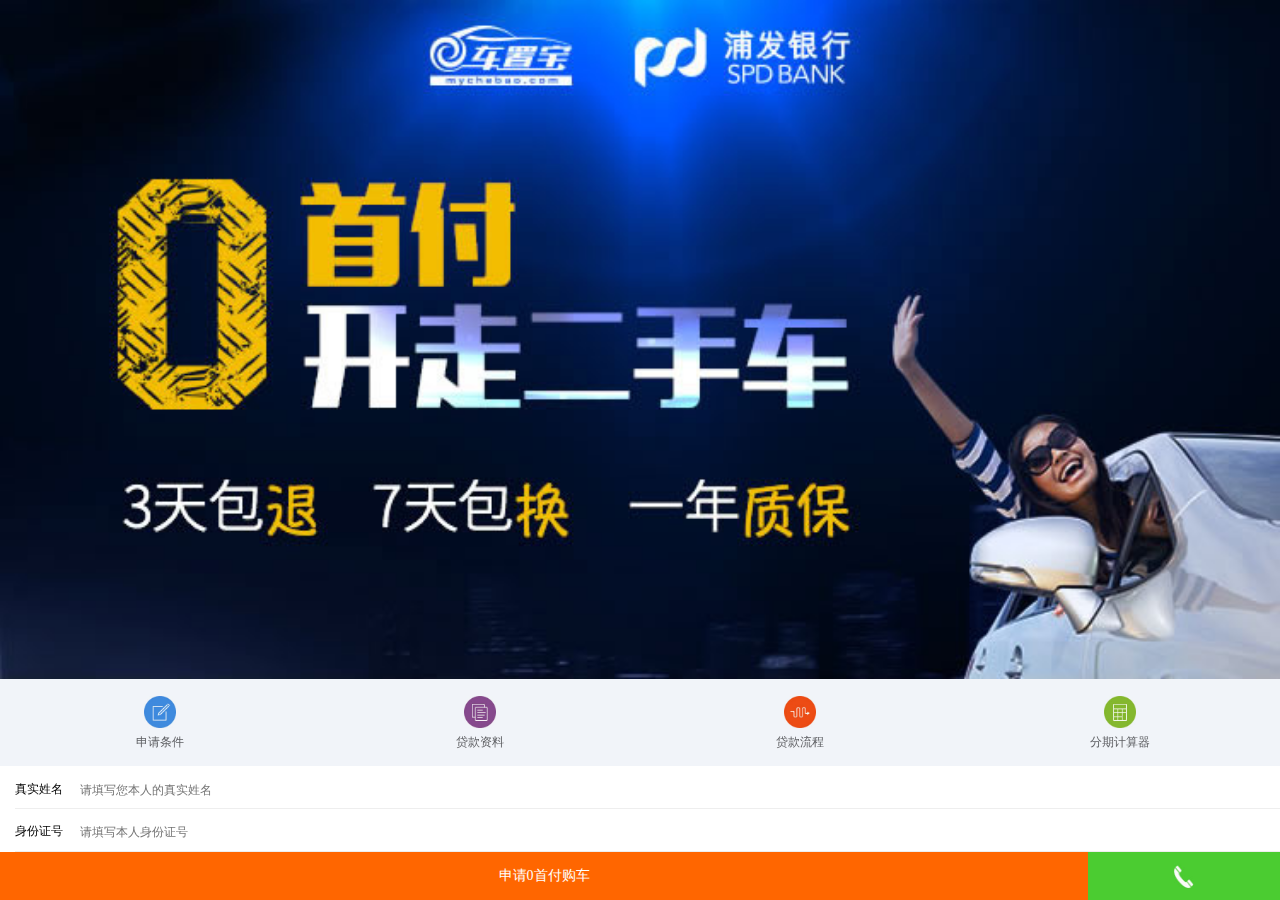
<file: index.html>
<!DOCTYPE html>
<html>
	<head>
		<meta charset="UTF-8">
		<meta http-equiv="X-UA-Compatible" content="IE=edge,chrome=1">
	 	<meta name="viewport" content="width=device-width,initial-scale=1.0">
	 	<meta name="apple-mobile-web-app-capable" content="yes">
	 	<meta name="apple-mobile-web-app-status-bar-style" content="black">
		<title>0首付购物</title>
		<link rel="stylesheet" href="css/mui/mui.picker.css" />
		<link rel="stylesheet" href="css/mui/mui.poppicker.css" />
		<link rel="stylesheet" href="css/reset.css" />
		<link rel="stylesheet" href="css/swiper.css" />		
		<link rel="stylesheet" href="css/weui.css" />
		<link rel="stylesheet" href="css/style.css" />

	</head>
	<body>
		<div class="container">
			<div class="main">
				<div>
					<div class="swiper-container" id="banner">
						<div class="swiper-wrapper">
						    <div class="swiper-slide"><img src="img/1.jpg"></div>
						    <div class="swiper-slide"><img src="img/1.jpg"></div>
						    <div class="swiper-slide"><img src="img/1.jpg"></div>
						</div>	 
					</div>
					
					<div class="weui_tabbar">
				        <a href="eligibleFor.html" class="weui_tabbar_item weui_bar_item_on">
				            <div class="weui_tabbar_icon">
				                <img src="./img/21.jpg" alt="">
				            </div>
				            <p class="weui_tabbar_label">申请条件</p>
				        </a>
				        <a href="javascript:;" class="weui_tabbar_item">
				            <div class="weui_tabbar_icon"> 
				                <img src="./img/22.jpg" alt="">
				            </div>
				            <p class="weui_tabbar_label">贷款资料</p>
				        </a>
				        <a href="oxidise.html" class="weui_tabbar_item">
				            <div class="weui_tabbar_icon">
				                <img src="./img/23.jpg" alt="">
				            </div>
				            <p class="weui_tabbar_label">贷款流程</p>
				        </a>
				        <a href="javascript:;" class="weui_tabbar_item">
				            <div class="weui_tabbar_icon">
				                <img src="./img/24.jpg" alt="">
				            </div>
				            <p class="weui_tabbar_label">分期计算器</p>
				        </a>
				    </div>
				    
				    <div class="weui_cell weui_cell_form">
				    	<form action="#" method="get" id="myForm">
					  
				        	<div class="weui_cell">
				            	<div class="weui_cell_hd">
					            	<label class="weui_label">真实姓名</label>
					            </div>
					            <div class="weui_cell_bd weui_cell_primary">
					                <input class="weui_input" type="text" pattern="[0-9]*" placeholder="请填写您本人的真实姓名" data-required="true" data-descriptions="username">
					            </div>
					        </div>
					        <div class="weui_cell">
					            <div class="weui_cell_hd">
					            	<label class="weui_label">身份证号</label>
					            </div>
					            <div class="weui_cell_bd weui_cell_primary">
					                <input class="weui_input" type="text" pattern="[0-9]*" placeholder="请填写本人身份证号">
					            </div>
					        </div>
					        <div class="weui_cell">
					            <div class="weui_cell_hd">
					            	<label class="weui_label">社保卡号</label>
					            </div>
					            <div class="weui_cell_bd weui_cell_primary">
					                <input class="weui_input" type="text" pattern="[0-9]*" placeholder="社保卡条形码下方12位编码">
					            </div>
					        </div>
					        <div class="weui_cell">
					            <div class="weui_cell_hd">
					            	<label class="weui_label">手机号码</label></div>
					            <div class="weui_cell_bd weui_cell_primary">
					                <input class="weui_input" type="text" pattern="[0-9]*" placeholder="请填写本人手机号码">
					            </div>
					        </div>
							<div class="weui_cell">
					            <div class="weui_cell_hd">
					            	<label class="weui_label">手机号码</label></div>
					            <div class="weui_cell_bd weui_cell_primary">
					                <input class="weui_input" type="text" pattern="[0-9]*" placeholder="请填写本人手机号码">
					            </div>
					        </div>
					        <div class="weui_cells">
						       <div class="weui_cell weui_cell_select">
						            <div class="weui_cell_bd weui_cell_primary">
						                <select class="weui_select" name="select1">
						                    <option selected="" value="1">最高学历</option>
						                    <option value="2">QQ号</option>
						                    <option value="3">Email</option>
						                </select>
						            </div>
						        </div>
						        <div class="weui_cell weui_cell_select">
						            <div class="weui_cell_bd weui_cell_primary">
						                <select class="weui_select" name="select1">
						                    <option selected="" value="1">税后月薪</option>
						                    <option value="2">QQ号</option>
						                    <option value="3">Email</option>
						                </select>
						            </div>
						        </div>
						    </div>
						    <div class="weui_cell">
					            <div class="weui_cell_hd">
					            	<label class="weui_label">单位全称</label></div>
					            <div class="weui_cell_bd weui_cell_primary">
					                <input class="weui_input" type="text" pattern="[0-9]*" placeholder="请填写工作单位名称">
					            </div>
					        </div>
							<div class="weui_cell">
					            <div class="weui_cell_hd">
					            	<label class="weui_label">单位座机</label></div>
					            <div class="weui_cell_bd weui_cell_primary">
					                <input class="weui_input" type="text" pattern="[0-9]*" placeholder="请填写单位座机号">
					            </div>
					        </div>		
					        
					        
					        <div class="weui_cell weui_pa">
					            <div class="weui_cell_hd">
					            	<label class="weui_label weui_chang">近24个月内是否有逾期记录？</label>
					            </div>
					            <div class="weui_cells weui_cells_checkbox">
							        <label class="weui_cell weui_check_label  weui_check_have" for="s11">
							            <div class="weui_cell_hd">
							                <input type="radio" class="weui_check" name="checkbox1" id="s11" checked="checked">
							                <i class="weui_icon_checked"></i>
							            </div>
							            <div class="weui_cell_bd weui_cell_primary">
							                <p>有</p>
							            </div>
							        </label>
							        <label class="weui_cell weui_check_label  weui_check_have" for="s12">
							            <div class="weui_cell_hd">
							                <input type="radio" name="checkbox1" class="weui_check" id="s12">
							                <i class="weui_icon_checked"></i>
							            </div>
							            <div class="weui_cell_bd weui_cell_primary">
							                <p>无</p>
							            </div>
							        </label>
							    </div>
					  
					        </div>
					        </form>
				        </div>
				        <div class="weuiRight">
				        	<p>您的联系方式将被严密保密</p>
				        </div>
		        </div>
			</div>
			
			
			<footer class="footer">
				<button class="applyBtn" form="myForm">申请0首付购车</button><button class="callBtn"></button>
			</footer>
			
			
			
		</div>
		
		<script src="js/swiper.js"></script>
		<script src="js/iscroll5.js"></script>
		<script src="js/mui/mui.min.js"></script>
		<script src="js/mui/mui.picker.js"></script>
		<script src="js/mui/mui.poppicker.js"></script>
		<script src="bulid/sea.js"></script>
		<script>
			seajs.config({
			  base: "./static/js",
			  alias: {
			    "jquery": "../../../bulid/jquery/1.10.1"
			  }
			});
			(function($, doc) {
				$.init();
				$.ready(function() {
					//普通示例
					var userPicker = new $.PopPicker();
					userPicker.setData([{
						value: 'ywj',
						text: '最高学历'
					}, {
						value: 'aaa',
						text: 'QQ号'
					}, {
						value: 'lj',
						text: 'email'
					}]);
					var showUserPickerButton = doc.getElementById('select_qic');
					var userResult = doc.getElementById('userResult');
					showUserPickerButton.addEventListener('tap', function(event) {
						userPicker.show(function(items) {
							userResult.innerText = JSON.stringify(items[0]);
							//返回 false 可以阻止选择框的关闭
							//return false;
						});
					}, false);
					
					
					
					
					var aniShow = "pop-in";
					 //主列表点击事件
					mui('#main').on('tap', "a",function() {
						var id = this.getAttribute('href');
						var href = this.href;
						
						mui.openWindow({
							id: id,
							url: href,
							styles: {
								popGesture: 'close'
							},
							show: {
								aniShow: aniShow
							},
							waiting: {
								autoShow: false
							}
						});
					});	
					
				});
										
			})(mui, document);
		</script>

		<script>
		
			var myPage=new IScroll(".main",{
			    click: true, 
			    probeType: 3, 
			    mouseWheel: true
		    })
		
		
			var mySwiper = new Swiper('.swiper-container',{
					pagination : '.swiper-pagination',
			//pagination : '#swiper-pagination1',
			})
			
		</script>
		
	</body>
</html>
</file>
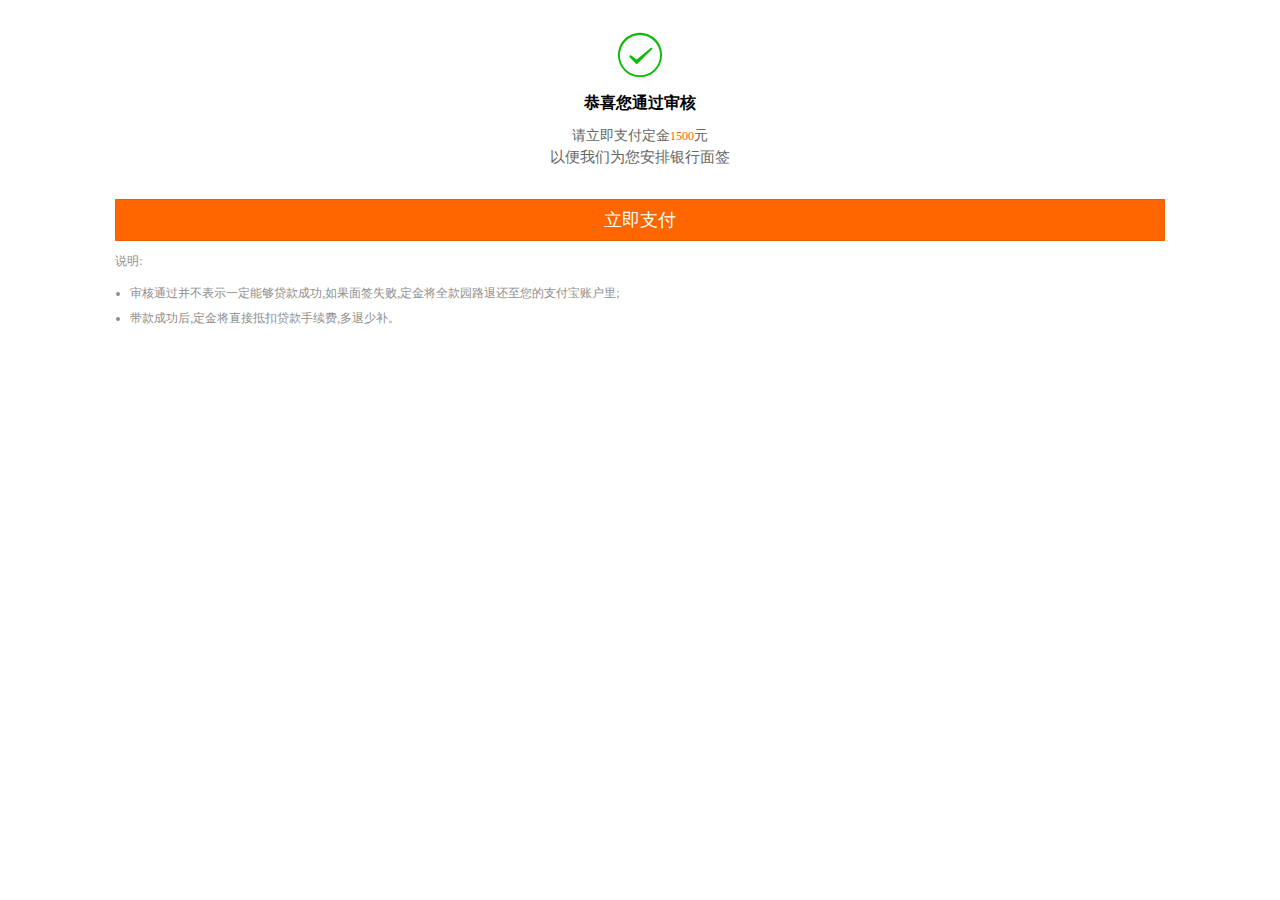
<file: egis.html>
<!DOCTYPE html>
<html>
	<head>
		<meta charset="UTF-8">
		<meta http-equiv="X-UA-Compatible" content="IE=edge,chrome=1">
	 	<meta name="viewport" content="width=device-width,initial-scale=1.0">
	 	<meta name="apple-mobile-web-app-capable" content="yes">
	 	<meta name="apple-mobile-web-app-status-bar-style" content="black">
		<title>审核通过</title>
		<link rel="stylesheet" href="css/reset.css" />
		<link rel="stylesheet" href="css/weui.css" />
		<link rel="stylesheet" href="css/egis.css" />
	</head>
	<body>
		
		<div class="egis_container">
			 <div class="egis_top">
				<i class="weui_icon_success_circle"></i>
				<h2>恭喜您通过审核</h2>
				<h5>请立即支付定金<span>1500</span>元</h5>
				<h4>以便我们为您安排银行面签</h4>
			</div>
			<div class="egis_bottom">
				<a href="javascript:;" class="weui_btn weui_btn_warn">立即支付</a>
				<div class="explain">
					<p>说明:</p>
					<ul>
						<li>审核通过并不表示一定能够贷款成功,如果面签失败,定金将全款园路退还至您的支付宝账户里;</li>
						<li>带款成功后,定金将直接抵扣贷款手续费,多退少补。</li>
					</ul>
				</div>
			</div>
			
			
		</div>
	</body>
</html>
</file>
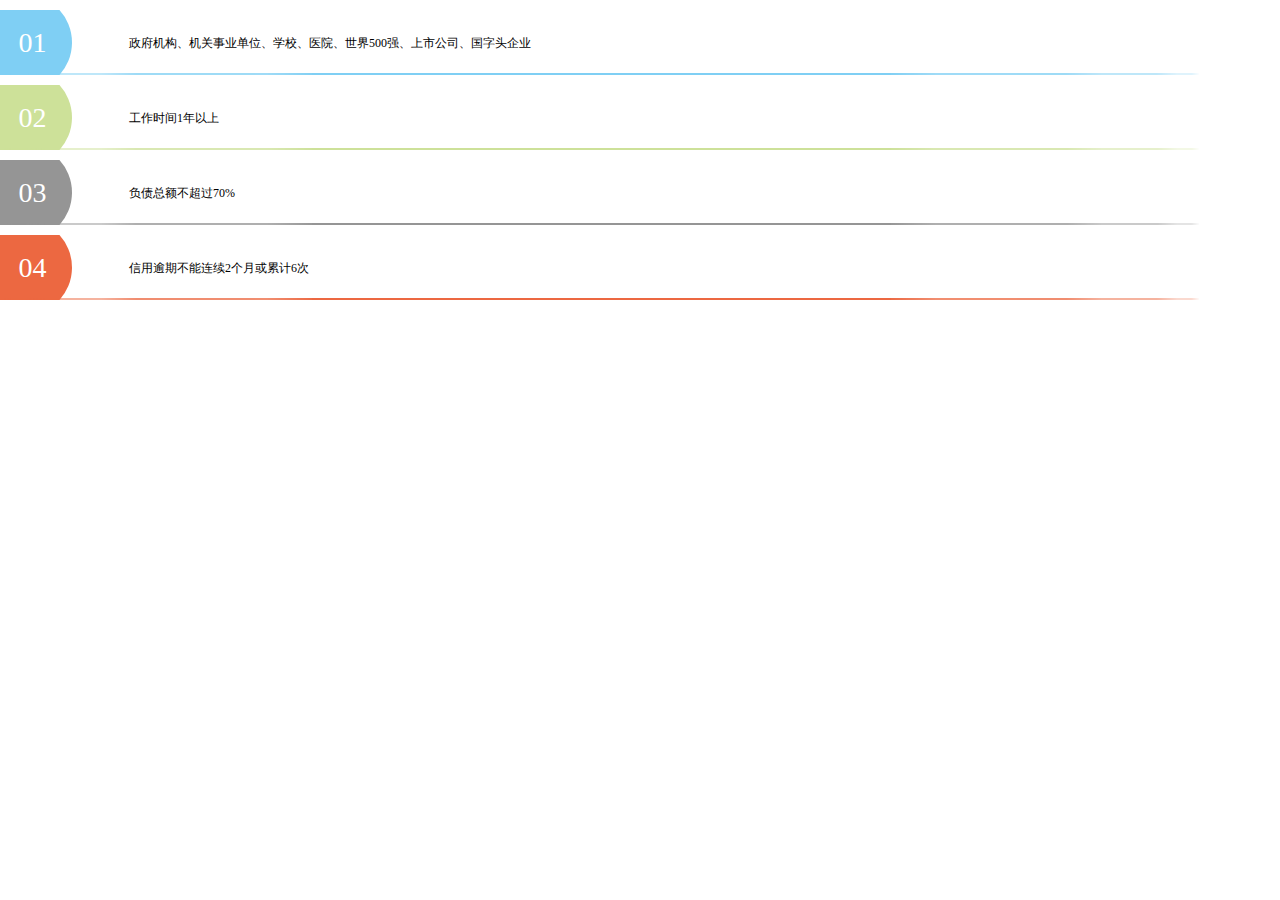
<file: eligibleFor.html>
<!DOCTYPE html>
<html>
	<head>
		<meta charset="UTF-8">
		<meta http-equiv="X-UA-Compatible" content="IE=edge,chrome=1">
	 	<meta name="viewport" content="width=device-width,initial-scale=1.0">
	 	<meta name="apple-mobile-web-app-capable" content="yes">
	 	<meta name="apple-mobile-web-app-status-bar-style" content="black">
		<title>申请条件</title>
		<link rel="stylesheet" href="css/reset.css" />
		<link rel="stylesheet" href="css/weui.css" />
		<link rel="stylesheet" href="css/style.css" />
		<style>u
			body{
				background:#F1F4F9;
			}
		</style>
	</head>
		<div id="wrap">
			<ul class="if_list">
				<li class="item blue">
					<label><span>01</span></label>
					<p>政府机构、机关事业单位、学校、医院、世界500强、上市公司、国字头企业</p>
				</li>
				<li class="item green">
					<label><span>02</span></label>
					<p>工作时间1年以上</p>
				</li>
				<li class="item gray">
					<label><span>03</span></label>
					<p>负债总额不超过70%</p>
				</li>
				<li class="item orange">
					<label><span>04</span></label>
					<p>信用逾期不能连续2个月或累计6次</p>
				</li>
			</ul>
		</div>
	</body>
</html>
</file>
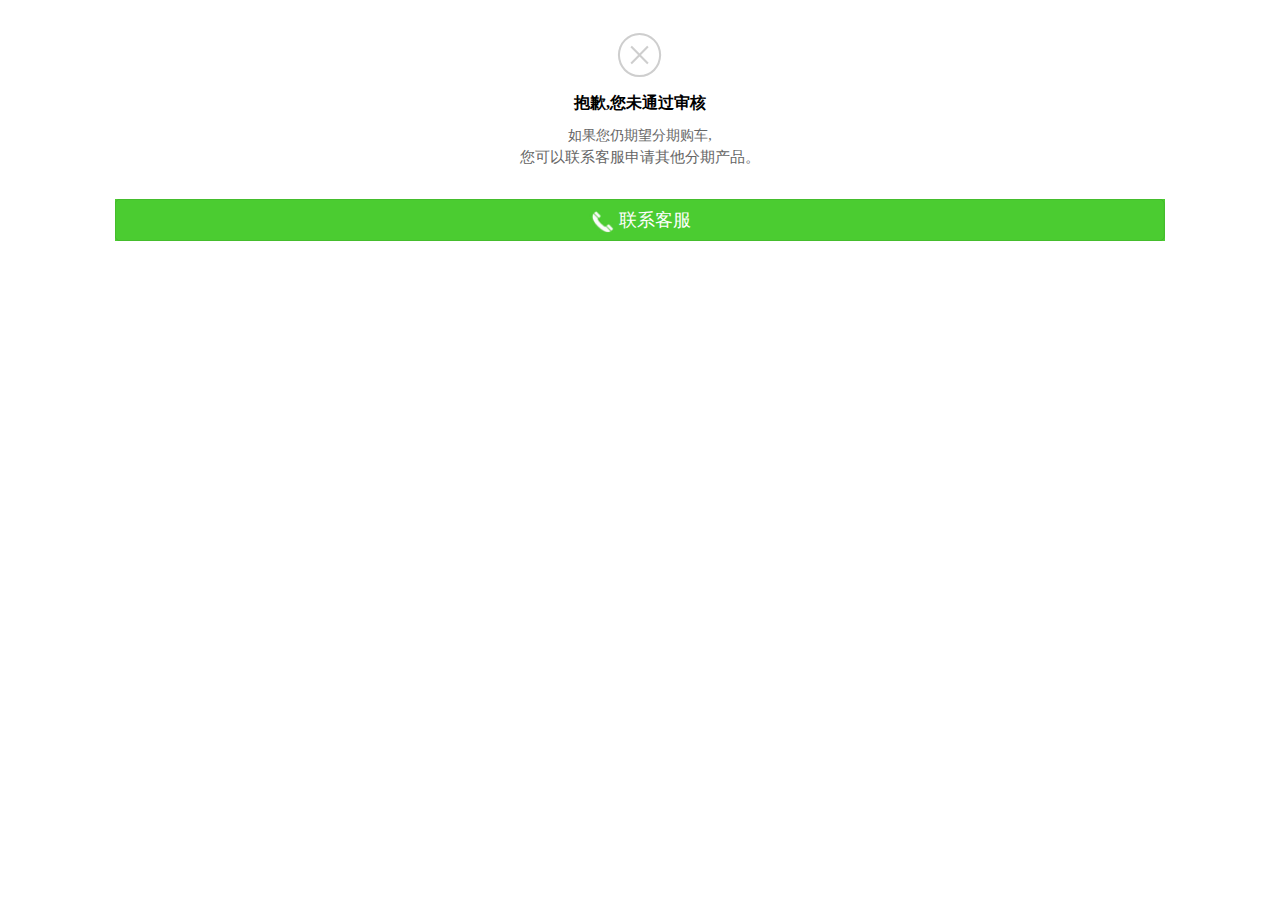
<file: lost.html>
<!DOCTYPE html>
<html>
	<head>
		<meta charset="UTF-8">
		<meta http-equiv="X-UA-Compatible" content="IE=edge,chrome=1">
	 	<meta name="viewport" content="width=device-width,initial-scale=1.0">
	 	<meta name="apple-mobile-web-app-capable" content="yes">
	 	<meta name="apple-mobile-web-app-status-bar-style" content="black">
		<title>申请失败</title>
		<link rel="stylesheet" href="css/reset.css" />
		<link rel="stylesheet" href="css/weui.css" />
		<link rel="stylesheet" href="css/egis.css" />
	</head>
	<body>
		
		<div class="egis_container">
			 <div class="egis_top">
				<i class="weui_icon_cancel"></i>
				<h2>抱歉,您未通过审核</h2>
				<h5>如果您仍期望分期购车,</h5>
				<h4>您可以联系客服申请其他分期产品。</h4>
			</div>
			<div class="egis_bottom">
				<a href="javascript:;" class="weui_btn weui_btn_primary"><img src="img/call2.jpg" alt="" />联系客服</a>
			</div>
			
			
		</div>
	</body>
</html>
</file>
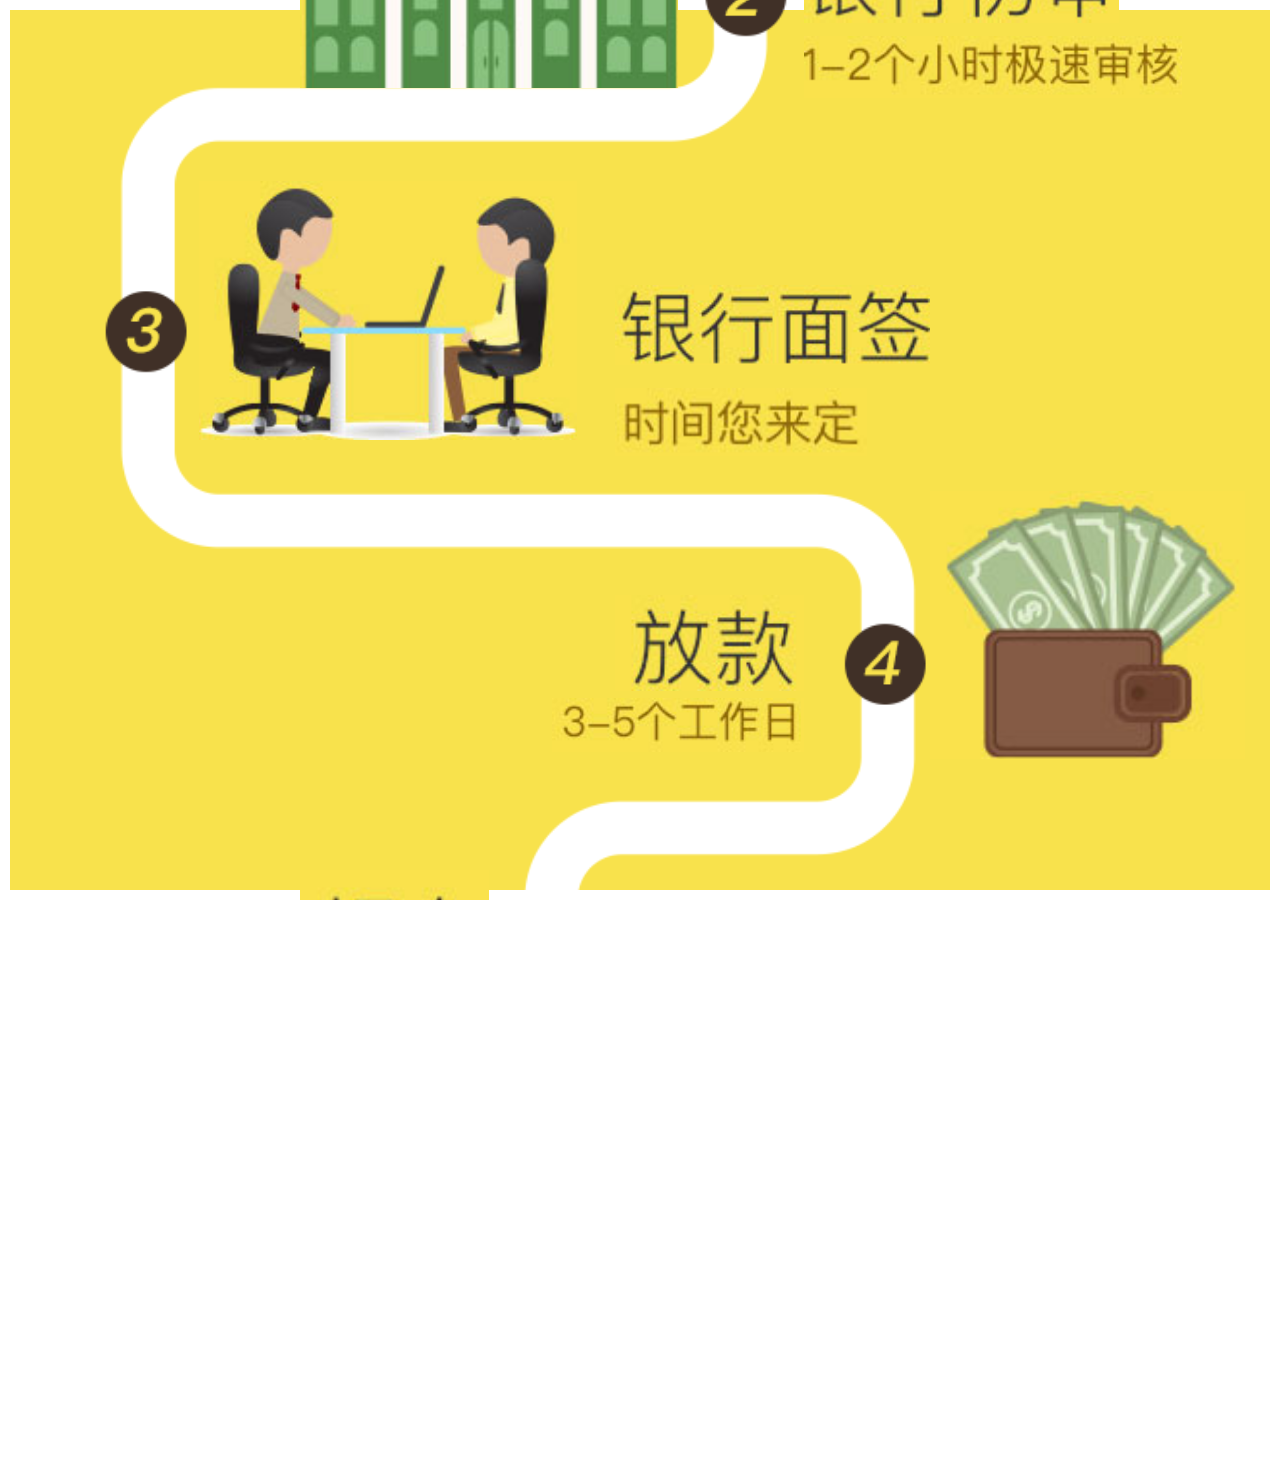
<file: oxidise.html>
<!DOCTYPE html>
<html>
	<head>
		<meta charset="UTF-8">
		<meta http-equiv="X-UA-Compatible" content="IE=edge,chrome=1">
	 	<meta name="viewport" content="width=device-width,initial-scale=1.0">
	 	<meta name="apple-mobile-web-app-capable" content="yes">
	 	<meta name="apple-mobile-web-app-status-bar-style" content="black">
		<title>贷款流程</title>
		<link rel="stylesheet" href="css/reset.css" />
		<link rel="stylesheet" href="css/animate.css" />
		<link rel="stylesheet" href="css/oxidise.css" />
	</head>
	<body>
		<div class="wrap">
			<div class="box">
				<div class="bg">
					<img src="img/9.png" alt=""  class="oxidise"/>
					<div class="pos">
							<img src="img/31.jpg" alt=""  class="phone animated bounceIn"/>
							<img src="img/32.jpg" alt="" class="text1 animated bounceInLeft">
							<img src="img/33.jpg" alt="" class="text2 animated bounceInLeft"/>
							
							
							<img src="img/34.jpg" alt=""  class="house animated bounceInLeft"/>
							<img src="img/35.jpg" alt="" class="text3 animated bounceInRight">
							<img src="img/36.jpg" alt="" class="text4 animated bounceInRight"/>
							
							
							<img src="img/37.jpg" alt=""  class="signed animated bounceInDown"/>
							<img src="img/38.jpg" alt="" class="text5 animated fadeIn">
							<img src="img/39.jpg" alt="" class="text6 animated fadeInRight"/>
							
							
							<img src="img/310.jpg" alt=""  class="loan animated fadeInRightBig"/>
							<img src="img/311.jpg" alt="" class="text7 animated fadeInLeft">
							<img src="img/312.jpg" alt="" class="text8 animated fadeInLeft"/>
							
							
							<img src="img/315.jpg" alt=""  class="car animated bounceInLeft"/>
							<img src="img/314.jpg" alt="" class="text9 animated bounceInDown">
							<img src="img/316.jpg" alt="" class="text10 animated bounceInDown"/>
					</div>
				</div>
			</div>
		</div>
	</body>
</html>
</file>
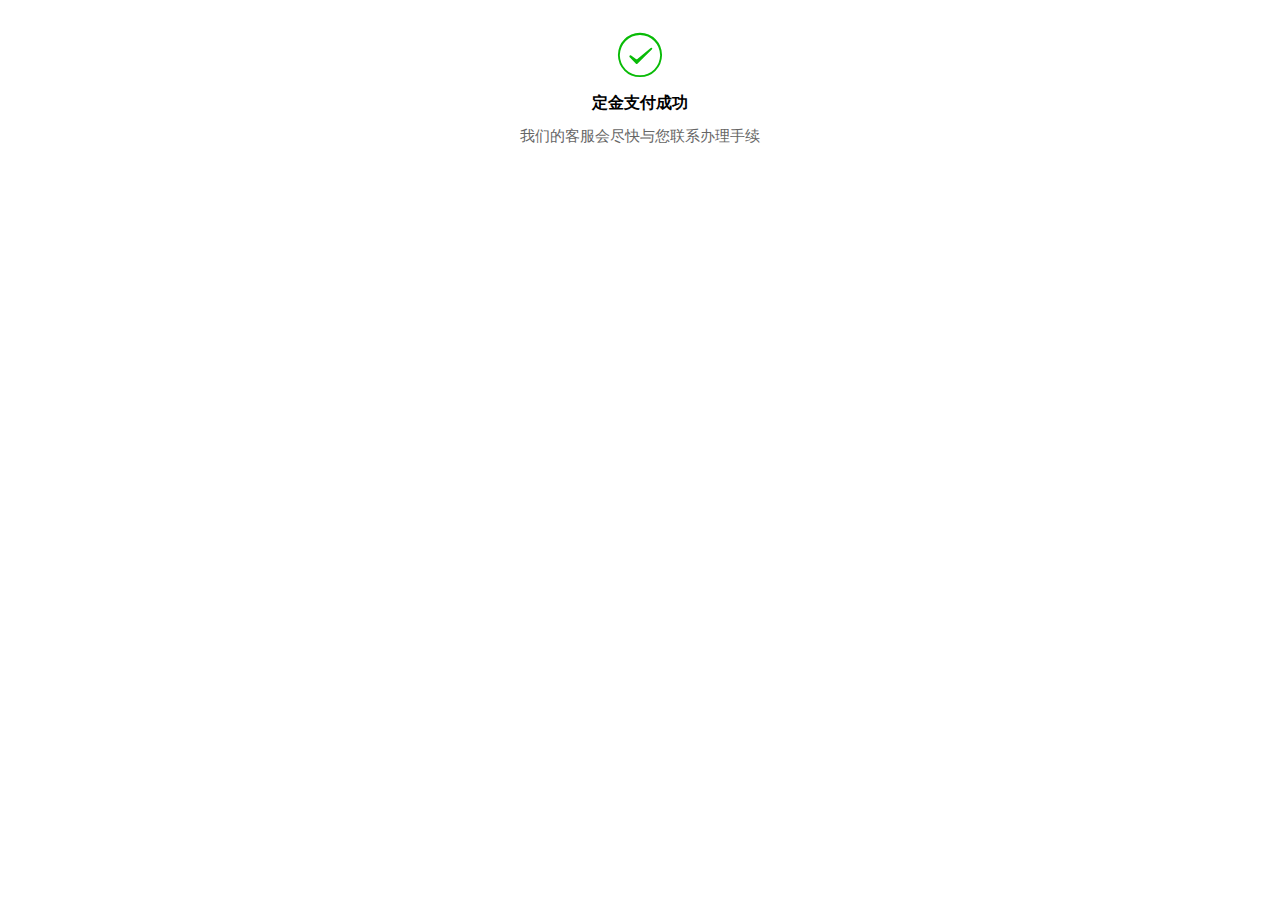
<file: success.html>
<!DOCTYPE html>
<html>
	<head>
		<meta charset="UTF-8">
		<meta http-equiv="X-UA-Compatible" content="IE=edge,chrome=1">
	 	<meta name="viewport" content="width=device-width,initial-scale=1.0">
	 	<meta name="apple-mobile-web-app-capable" content="yes">
	 	<meta name="apple-mobile-web-app-status-bar-style" content="black">
		<title>定金支付成功</title>
		<link rel="stylesheet" href="css/reset.css" />
	<link rel="stylesheet" href="css/weui.css" />
		<link rel="stylesheet" href="css/egis.css" />
	</head>
	<body>
		
		<div class="egis_container">
			 <div class="egis_top">
				<i class="weui_icon_success_circle"></i>
				<h2>定金支付成功</h2>
				<h4>我们的客服会尽快与您联系办理手续</h4>
			</div>
		</div>
	</body>
</html>
</file>
<file: css/mui/mui.picker.css>
/**
 * 选择列表插件
 * varstion 2.0.0
 * by Houfeng
 * Houfeng@DCloud.io
 */

.mui-picker {
    background-color: #ddd;
    position: relative;
    height: 200px;
    overflow: hidden;
    border: solid 1px rgba(0, 0, 0, 0.1);
    -webkit-user-select: none;
    user-select: none;
    box-sizing: border-box;
}
.mui-picker-inner {
    box-sizing: border-box;
    position: relative;
    width: 100%;
    height: 100%;
    overflow: hidden;
    -webkit-mask-box-image: -webkit-linear-gradient(bottom, transparent, transparent 5%, #fff 20%, #fff 80%, transparent 95%, transparent);
    -webkit-mask-box-image: linear-gradient(top, transparent, transparent 5%, #fff 20%, #fff 80%, transparent 95%, transparent);
}
.mui-pciker-list,
.mui-pciker-rule {
    box-sizing: border-box;
    padding: 0px;
    margin: 0px;
    width: 100%;
    height: 36px;
    line-height: 36px;
    position: absolute;
    left: 0px;
    top: 50%;
    margin-top: -18px;
}
.mui-pciker-rule-bg {
    z-index: 0;
    /*background-color: #cfd5da;*/
}
.mui-pciker-rule-ft {
    z-index: 2;
    border-top: solid 1px rgba(0, 0, 0, 0.1);
    border-bottom: solid 1px rgba(0, 0, 0, 0.1);
    /*-webkit-box-shadow: 0px 0px 10px 0px rgba(0, 0, 0, 0.1);*/
    /*box-shadow: 0px 0px 10px 0px rgba(0, 0, 0, 0.1);*/
}
.mui-pciker-list {
    z-index: 1;
    -webkit-transform-style: preserve-3d;
    transform-style: preserve-3d;
    -webkit-transform: perspective(1000px) rotateY(0deg) rotateX(0deg);
    transform: perspective(1000px) rotateY(0deg) rotateX(0deg);
}
.mui-pciker-list li {
    width: 100%;
    height: 100%;
    position: absolute;
    text-align: center;
    vertical-align: middle;
    -webkit-backface-visibility: hidden;
    backface-visibility: hidden;
    overflow: hidden;
    box-sizing: border-box;
    font-size: 16px;
    font-family: "Helvetica Neue", "Helvetica", "Arial", "sans-serif";
    color: #888;
    padding: 0px 8px;
    white-space: nowrap;
    -webkit-text-overflow: ellipsis;
    text-overflow: ellipsis;
    overflow: hidden;
    cursor: default;
    visibility: hidden;
}
.mui-pciker-list li.highlight,
.mui-pciker-list li.visible {
    visibility: visible;
}
.mui-pciker-list li.highlight {
    color: #222;
}
</file>
<file: css/mui/mui.poppicker.css>
.mui-poppicker {
	position: fixed;
	left: 0px;
	width: 100%;
	z-index: 999;
	background-color: #eee;
	border-top: solid 1px #ccc;
	box-shadow: 0px -5px 7px 0px rgba(0, 0, 0, 0.1);
	-webkit-transition: .3s;
	bottom: 0px;
	-webkit-transform: translateY(300px);
}
.mui-poppicker.mui-active {
	-webkit-transform: translateY(0px);
}
.mui-android-5-1 .mui-poppicker {
	bottom: -300px;
	-webkit-transition-property: bottom;
	-webkit-transform: none;
}
.mui-android-5-1 .mui-poppicker.mui-active {
	bottom: 0px;
	-webkit-transition-property: bottom;
	-webkit-transform: none;
}
.mui-poppicker-header {
	padding: 6px;
	font-size: 14px;
	color: #888;
}
.mui-poppicker-header .mui-btn {
	font-size: 12px;
	padding: 5px 10px;
}
.mui-poppicker-btn-cancel {
	float: left;
}
.mui-poppicker-btn-ok {
	float: right;
}
.mui-poppicker-clear {
	clear: both;
	height: 0px;
	line-height: 0px;
	font-size: 0px;
	overflow: hidden;
}
.mui-poppicker-body {
	position: relative;
	width: 100%;
	height: 200px;
	border-top: solid 1px #ddd;
	/*-webkit-perspective: 1200px;
	perspective: 1200px;
	-webkit-transform-style: preserve-3d;
	transform-style: preserve-3d;*/
}
.mui-poppicker-body .mui-picker {
	width: 100%;
	height: 100%;
	margin: 0px;
	border: none;
	float: left;
}
</file>
<file: css/egis.css>
*{
	margin:0;
	padding:0;
}

html,body{
	width:100%;
	height:100%;
}

.egis_container{
	padding:0 9%;
	height:100%;
	overflow:hidden;
}

.egis_top{ 
	width:100%;
	text-align:center;
	padding:30px 0;
}

.egis_top i{
	display:inline-block; 	
}

.weui_icon_success_circle:before{
	font-size:50px;
	
}

.weui_icon_cancel:before{
	color:#CECECE;
	font-size:50px;
}

.egis_top h2{
	font-size:16px;
	line-height:45px;
	color:#000;
	font-weight:bold;
}

.egis_top h5{
	font-size:14px;
	color:#666;
	
}

.egis_top h5 span{
	color:#F66002;
}

.egis_top h4{
	font-size:15px;
	color:#666;	
}

.weui_btn_warn{
	background:#FF6600;
}

.weui_btn_primary{
	background:#4BCC31;
	display:-webkit-box;
	-webkit-box-pack: center;
}

.weui_btn_primary img{
	width:25px;
	height:23px;
	margin-right:5px;
	vertical-align: middle;
}

.weui_btn{
	border-radius: 0;
}

.egis_bottom .explain p{
	color:#8E8E8E;
	font-size:12px;
	line-height:40px;
}



.egis_bottom .explain ul{
	color:#8E8E8E;
	font-size:12px;
}


.egis_bottom .explain ul li{
	line-height: 25px;
	list-style: initial;
	margin-left:15px;
	
}
</file>
<file: css/oxidise.css>
body,html{
	width:100%;
	height:100%;
	overflow:hidden;
}



.wrap{
	width:100%;
	height:100%;
	position:relative;
}

.box{
	position:absolute;
	left:10px;
	right:10px;
	top:10px;
	bottom:10px;
	background:#f8e24c;
	display:-webkit-box;
	-webkit-box-align: center;
}

.box .bg{
	width:100%;
	position:relative;
}

.oxidise{
	width:100%;
}

.box .bg .pos{
	position:absolute;
	top:0;
	left:0;
	width:100%;
	height:100%;
}

.box .bg .pos .phone{
	position:absolute;
	right:8%;
	top:1%;
	width:18%;
}

.box .bg .pos .text1{
	position:absolute;
	right: 25%;
    top: 7%;
    width: 40%;
}

.box .bg .pos .text2{
	position:absolute;
	right: 25%;
    top: 12%;
    width: 55%;
}

.box .bg .pos .house{
	position:absolute;
	right: 47%;
    top: 19%;
    width: 30%;
}

.box .bg .pos .text3{
	position:absolute;
	left: 63%;
    top: 25%;
    width: 25%;
}

.box .bg .pos .text4{
	position:absolute;
	left: 63%;
    top: 30%;
    width: 30%;
}

.box .bg .pos .signed{
	position:absolute;
	left: 15%;
    top: 37%;
    width: 30%;
}

.box .bg .pos .text5{
	position:absolute;
	left: 48%;
    top: 42%;
    width: 25%;
}

.box .bg .pos .text6{
	position:absolute;
	left: 48%;
    top: 47%;
    width: 20%;
}

.box .bg .pos .loan{
	position:absolute;
	right: 2%;
    top: 52%;
    width: 25%;
}

.box .bg .pos .text7{
	position:absolute;
	right: 37%;
    top: 57%;
    width: 15%;
}

.box .bg .pos .text8{
	position:absolute;
	right: 37%;
    top: 62%;
    width: 20%;
}


.box .bg .pos .car{
	position:absolute;
	right: 18%;
    bottom: 13%;
    width: 33%;
}

.box .bg .pos .text9{
	position:absolute;
	left: 23%;
    bottom: 24%;
    width: 15%;
}

.box .bg .pos .text10{
	position:absolute;
	left: 23%;
    bottom: 20%;
    width: 15%;
}
</file>
<file: css/style.css>
*{
	margin:0;
	padding:0;
}

html,body,.container{
	width:100%;
	height:100%;
	overflow:hidden;
}

html{
	font-size:100px;
}

.swiper-slide{
	width:100%;
	background:#F1F4F9;
}
.swiper-slide img{
	width:100%;
}


.weui_tabbar{
	position:initial;
	background:#F1F4F9;
	margin: 0;
	padding-top:0.05rem;
	padding-bottom:0.15rem;
}

.weui_tabbar_icon{
	width:0.32rem;
	height:0.32rem;
}
.weui_tabbar_label{
	color:#5E5F63;
}

.weui_tabbar_item.weui_bar_item_on .weui_tabbar_label{
	color:#5E5F63;
}

.weui_label{
	width:0.65rem;
}

.weui_cell{
	border-bottom:0.01rem solid #EEEEEE;
	padding-top:0.13rem;
	margin-left:0.15rem;
	padding-left:0;
}

.weui_cell:before{
	border:none;
	height:0;
}

.weui_cells{
	margin-top:0;
}
.weui_cells:before{
	height:0;
	border:0;
}

.weui_cells:after{
	height:0;
	border:0;
}

.weui_cell_primary{
	flex:1;
	margin-right:0.17rem;
}

.weui_cell_ft{
	flex:1;
	text-align:left;
}

.weui_cells_access .weui_cell_ft:after{
	float:right;
	margin-right:0.2rem;
}

.weui_cell_select{
	padding:0;
}

.weui_cell_select .weui_select{
	padding-right:0;
	width:100%;
	color:#A8A8A8;
}

.weui_check_label{
	border:none;
	float:left;
	margin-left:0;
}

.weui_check_have{
	padding-right:11px;
}

.weui_chang{
	width:1.7rem;
}

.weui_cell_form{
	border-bottom: 0;
	padding:0;
	margin:0;
	background:#fff;
}

.weui_cells_checkbox{
	float:right;
}

.weui_pa{
	padding:0;
}

#myForm{
	width: 100%;
	height:100%;
}


.weuiRight{
	height:0.4rem;
	line-height:0.4rem;
	width:100%;
	background:#fff;
}

.weuiRight p{
	line-height:0.4rem;
	text-align:right;
	margin-right:0.2rem;
	color:#737373;
}

.footer{
	width:100%;
	height:0.48rem;
	position:relative;
	z-index:1;
}

.footer .applyBtn{
	width:85%;
	background:#FF6600;
	height:0.48rem;
	color:#fff;
	font-size:0.14rem;
}

.footer .callBtn{
	width:15%;
	height:0.48rem;
	background:#4BCC31 url(../img/call.jpg) no-repeat center;
	background-size:0.2rem 0.26rem;
}

.container{
	width:100%;
	height:100%;
	overflow:hidden;
	display:-webkit-box;
	-webkit-box-orient:vertical;
}

.container .main{
	-webkit-box-flex:1;
}


/*---------------申请条件--------------*/

.if_list{
	width:100%;
	height:auto;
}

.if_list li.item{
	height:0.65rem;
	width:100%;
	margin-top:0.1rem;
	background:#fff;
	display:-webkit-box;
	overflow:hidden;
	-webkit-box-align: center;
	position: relative;
	
}

.if_list li.item label{
	height:0.65rem;
	width:0.65rem;
	display:block;
	position:relative;
}


.if_list li.item label span{
	height:0.65rem;
	width:0.65rem;
	line-height:0.65rem;
	color:#fff;
	display:block;
	font-size:0.28rem;
	text-align: center;
	position:absolute;
	z-index:10;
	top:0;
	left:0;
}


.if_list li.item label:after{
	content:'';
	width:150%;
	height:150%;
	display:block;
	border-radius:100%;
	background:#7FCFF4;
	position:absolute;
	top:-25%;
	left:-40%;
}


.if_list li.item p{
	padding-left:5%;
	padding-right:25%;
	line-height:1.5;
	font-size:0.12rem;
}

.if_list li.item:after{
	content:'';
	width:94%;
	height:0.02rem;
	display:block;
	border-radius:100%;
	background:#7FCFF4;
	position:absolute;
	left:0;
	bottom: 0;
	z-index: 10;
}

.if_list li.green label:after{
	background:#CDE199;
}

.if_list li.green:after{
	background:#CDE199;
}


.if_list li.gray label:after{
	background:#959595;
}

.if_list li.gray:after{
	background:#959595;
}


.if_list li.orange label:after{
	background:#EC6841;
}

.if_list li.orange:after{
	background:#EC6841;
}


.weui_cell_select .weui_select{
	color:#000;
}

.weui_select{
	padding-left:0;

}
</file>
